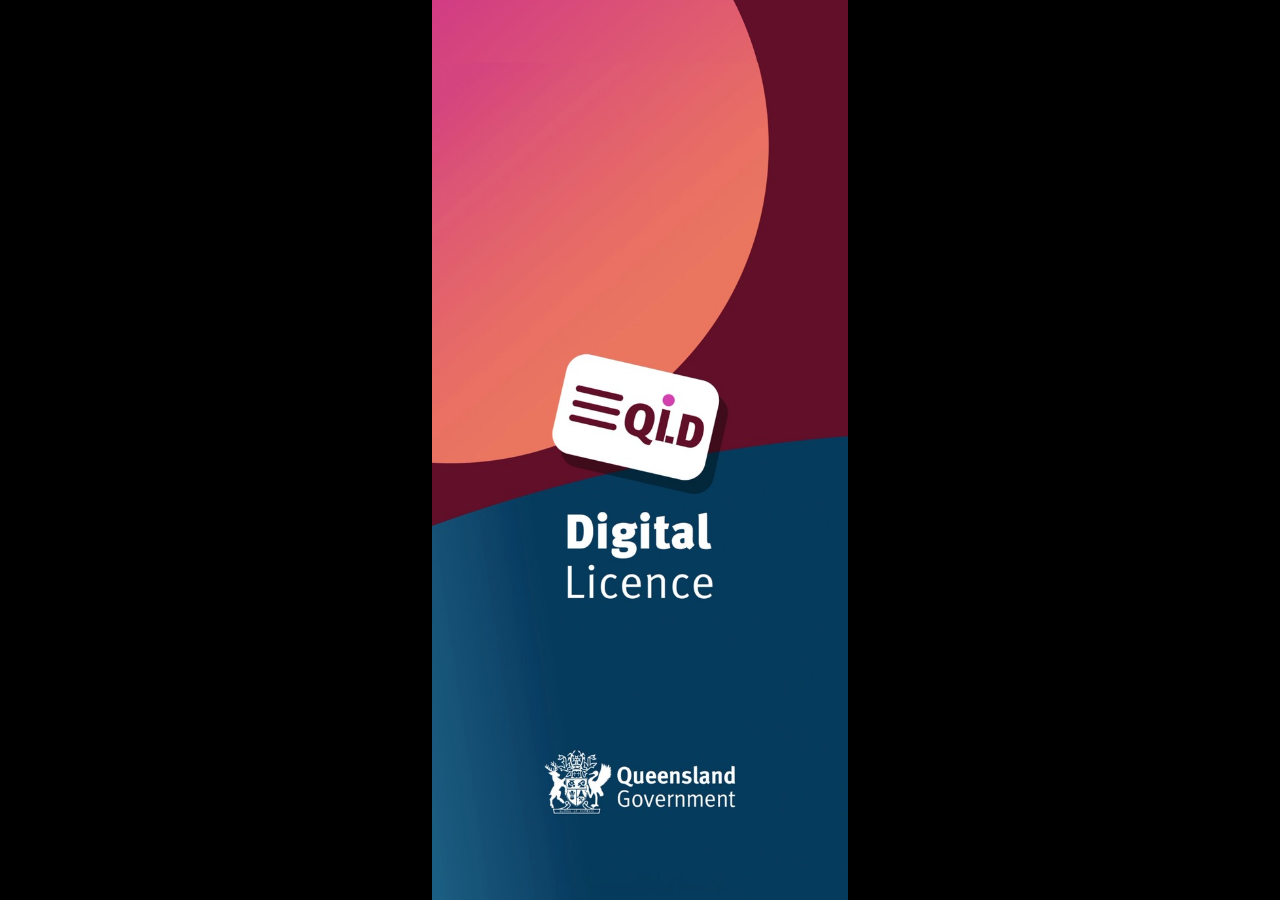
<file: index.html>
<!DOCTYPE html>
<html lang="en-AU">
<head>
<meta charset="utf-8">
<meta name="viewport" content="width=device-width, initial-scale=1, viewport-fit=cover">
<meta name="theme-color" content="#691628">
<meta name="mobile-web-app-capable" content="yes">
<meta name="apple-mobile-web-app-capable" content="yes">
<meta name="apple-mobile-web-app-status-bar-style" content="black-translucent">
<meta name="apple-mobile-web-app-title" content="Digital Licence">
<link rel="apple-touch-icon" href="img/app-icon.png?v=1790763982">
<link rel="icon" type="image/png" href="img/app-icon.png?v=1790763982">
<link rel="manifest" href="manifest.webmanifest">
<title>QLD Digital Licence</title>
<link rel="preconnect" href="https://fonts.googleapis.com">
<link rel="preconnect" href="https://fonts.gstatic.com" crossorigin>
<link rel="stylesheet" href="https://fonts.googleapis.com/css2?family=Roboto:ital,wght@0,100..900;1,100..900&display=swap">
<link rel="stylesheet" href="styles.css?v=1790763982">
</head>
<body>

<div id="app">

  <!-- ══ Splash ══ -->
  <div class="screen" id="splash">
    <img src="img/splash.jpg?v=1790763982" alt="Queensland Digital Licence">
  </div>

  <!-- ══ PIN ══ -->
  <div class="screen" id="pin" hidden>
    <div class="pin-body">
      <svg class="pin-lock" viewBox="0 0 88 120" fill="none" aria-hidden="true">
        <defs>
          <linearGradient id="lockGrad" x1="0" y1="0" x2="1" y2="1">
            <stop offset="0"   stop-color="#5F1049"/>
            <stop offset=".55" stop-color="#8E1A44"/>
            <stop offset="1"   stop-color="#C8455E"/>
          </linearGradient>
        </defs>
        <rect x="4" y="44" width="80" height="72" rx="17" stroke="url(#lockGrad)" stroke-width="8"/>
        <path d="M19 44V30a25 25 0 0 1 50 0v14" stroke="url(#lockGrad)" stroke-width="8" stroke-linecap="round"/>
        <circle cx="44" cy="72" r="10" stroke="url(#lockGrad)" stroke-width="7"/>
        <path d="M44 82v14" stroke="url(#lockGrad)" stroke-width="7" stroke-linecap="round"/>
      </svg>

      <p class="pin-title">Enter your 6 digit PIN</p>
      <p class="pin-status" id="pinStatus">Success</p>

      <div class="pin-dots" id="pinDots">
        <div class="pin-cell"></div><div class="pin-cell"></div><div class="pin-cell"></div>
        <div class="pin-cell"></div><div class="pin-cell"></div><div class="pin-cell"></div>
      </div>

      <p class="pin-reset">Forgot your PIN?<b>RESET</b></p>
    </div>

    <div class="keypad" id="keypad">
      <div class="keypad-grid">
        <div class="key" data-key="1">1</div>
        <div class="key" data-key="2">2</div>
        <div class="key" data-key="3">3</div>
        <div class="key" data-key="4">4</div>
        <div class="key" data-key="5">5</div>
        <div class="key" data-key="6">6</div>
        <div class="key" data-key="7">7</div>
        <div class="key" data-key="8">8</div>
        <div class="key" data-key="9">9</div>
        <div class="key blank"></div>
        <div class="key" data-key="0">0</div>
        <div class="key" data-key="del" aria-label="Delete">
          <svg viewBox="0 0 96 66" fill="none" stroke="#6B1030" stroke-width="6"
               stroke-linecap="round" stroke-linejoin="round">
            <path d="M31 5 5 33l26 28h60V5H31z"/>
            <path d="M50 22l22 22M72 22 50 44"/>
          </svg>
        </div>
      </div>
    </div>
  </div>

  <!-- ══ Loading ══ -->
  <div class="screen" id="loading" hidden>
    <header class="topbar">
      <img class="brand" src="img/qg-lockup.png?v=1790763982" alt="Queensland Government">
      <img class="cog"   src="img/gear.png?v=1790763982" alt="Settings">
    </header>

    <div class="loading-body">
      <p class="loading-text" id="loadingText">Fetching your digital wallet</p>
      <svg class="spinner" viewBox="0 0 122 122" role="status" aria-live="polite" aria-label="Loading">
        <circle cx="61" cy="61" r="54"/>
      </svg>
    </div>

    <nav class="tabbar">
      <svg class="notch" viewBox="0 0 320 40" aria-hidden="true"><path d="M0 37H59.5A155 155 0 0 1 260.5 37H320V40H0Z" fill="#fff"/><path d="M0 37H59.5A155 155 0 0 1 260.5 37H320" fill="none" stroke="#D5D5DA" stroke-width="2"/></svg>
      <div class="tab active" data-go="home"><span class="ico"><img class="t-home" src="img/tab-home.png?v=1790763982" alt=""></span>Home</div>
      <div class="tab" data-go="wallet"><span class="ico"><img class="t-wallet" src="img/tab-wallet.png?v=1790763982" alt=""></span>Wallet</div>
      <div class="tab" data-go="showqr"><span class="ico"><img class="t-qr" src="img/tab-qr.png?v=1790763982" alt=""></span>Show QR</div>
      <div class="tab" data-go="scanqr"><span class="ico"><img class="t-scan" src="img/tab-scan.png?v=1790763982" alt=""></span>Scan QR</div>
      <div class="tab" data-go="messages"><span class="ico"><img class="t-msg" src="img/tab-msg.png?v=1790763982" alt=""></span>Messages</div>
    </nav>
  </div>

  <!-- ══ Home ══ -->
  <div class="screen" id="home" hidden>

    <header class="topbar">
      <img class="brand" src="img/qg-lockup.png?v=1790763982" alt="Queensland Government">
      <img class="cog"   src="img/gear.png?v=1790763982" alt="Settings">
    </header>

    <main class="sheet">
      <h1 class="greeting reveal" data-step="0" id="greeting">Good evening</h1>
      <div class="pull-gap"></div>

      <div class="licence reveal" data-step="1">
        <img class="thumb" src="img/car-tile.jpg?v=1790763982" alt="">
        <span class="name">Driver Licence</span>
        <span class="go"><img src="img/ic-chev.png?v=1790763982" alt=""></span>
      </div>

      <h2 class="section-label reveal" data-step="2">Services</h2>
      <div class="services reveal" data-step="2">
        <div class="service">
          <span class="icon"><img class="ic-qld" src="img/ic-qld.png?v=1790763982" alt=""></span>
          <span class="label">Check registration status</span>
          <img class="out" src="img/ic-ext.png?v=1790763982" alt="Opens in a new window">
        </div>
        <div class="service">
          <span class="icon"><img class="ic-dollar" src="img/ic-dollar.png?v=1790763982" alt=""></span>
          <span class="label">Renew registration</span>
          <img class="out" src="img/ic-ext.png?v=1790763982" alt="Opens in a new window">
        </div>
        <div class="service">
          <span class="icon"><img class="ic-gavel" src="img/ic-gavel.png?v=1790763982" alt=""></span>
          <span class="label">Pay a fine</span>
          <img class="out" src="img/ic-ext.png?v=1790763982" alt="Opens in a new window">
        </div>
        <div class="service">
          <span class="icon"><img class="ic-pin" src="img/ic-pin.png?v=1790763982" alt=""></span>
          <span class="label">Find a Customer Service Centre</span>
          <img class="out" src="img/ic-ext.png?v=1790763982" alt="Opens in a new window">
        </div>
      </div>

      <h2 class="section-label reveal" data-step="3">Learn more about</h2>
      <div class="learn reveal" data-step="2">
        <article class="learn-card"><img class="cover" src="img/card-donatelife.jpg?v=1790763982" alt=""><div class="body"><p class="copy">Register as an organ and tissue donor today</p><div class="foot"><img src="img/ic-ext.png?v=1790763982" alt=""></div></div></article>
        <article class="learn-card"><img class="cover" src="img/card-flood.jpg?v=1790763982" alt=""><div class="body"><p class="copy">Disaster recovery support</p><div class="foot"><img src="img/ic-ext.png?v=1790763982" alt=""></div></div></article>
        <article class="learn-card"><img class="cover" src="img/card-safer.jpg?v=1790763982" alt=""><div class="body"><p class="copy">Making Qld Safer</p><div class="foot"><img src="img/ic-ext.png?v=1790763982" alt=""></div></div></article>
        <article class="learn-card"><img class="cover" src="img/card-sports.jpg?v=1790763982" alt=""><div class="body"><p class="copy">Play on sports vouchers</p><div class="foot"><img src="img/ic-ext.png?v=1790763982" alt=""></div></div></article>
        <article class="learn-card"><img class="cover" src="img/card-home.jpg?v=1790763982" alt=""><div class="body"><p class="copy">A place to call home</p><div class="foot"><img src="img/ic-ext.png?v=1790763982" alt=""></div></div></article>
        <article class="learn-card"><img class="cover" src="img/card-dfv.jpg?v=1790763982" alt=""><div class="body"><p class="copy">Get walking and start talking to help end DFV</p><div class="foot"><img src="img/ic-ext.png?v=1790763982" alt=""></div></div></article>
        <article class="learn-card"><img class="cover" src="img/card-app.jpg?v=1790763982" alt=""><div class="body"><p class="copy">The Digital Licence App</p><div class="foot"><img src="img/ic-ext.png?v=1790763982" alt=""></div></div></article>
      </div>

      <div class="view-all reveal" data-step="3">
        <img class="va-prev" src="img/ic-chev.png?v=1790763982" alt=""><span>VIEW ALL</span>
        <img src="img/ic-chev.png?v=1790763982" alt="">
      </div>

      <img class="promo reveal" data-step="3" src="img/banner-roadrules.jpg?v=1790763982"  alt="Road Rules Refresher">
      <img class="promo reveal" data-step="3" src="img/banner-delivering.jpg?v=1790763982" alt="Delivering for Queensland">
    </main>

    <div class="consent" id="consent" hidden>
      <div class="consent-card" role="dialog" aria-modal="true" aria-labelledby="consentTitle">
        <h2 id="consentTitle">Consent required</h2>
        <p>You are about to share your information with a third party. Do you wish to continue?</p>
        <div class="consent-btns">
          <button type="button" data-consent="no">No</button>
          <button type="button" data-consent="yes">Yes</button>
        </div>
      </div>
    </div>

    <nav class="tabbar">
      <svg class="notch" viewBox="0 0 320 40" aria-hidden="true"><path d="M0 37H59.5A155 155 0 0 1 260.5 37H320V40H0Z" fill="#fff"/><path d="M0 37H59.5A155 155 0 0 1 260.5 37H320" fill="none" stroke="#D5D5DA" stroke-width="2"/></svg>
      <div class="tab active" data-go="home"><span class="ico"><img class="t-home" src="img/tab-home.png?v=1790763982" alt=""></span>Home</div>
      <div class="tab" data-go="wallet"><span class="ico"><img class="t-wallet" src="img/tab-wallet.png?v=1790763982" alt=""></span>Wallet</div>
      <div class="tab" data-go="showqr"><span class="ico"><img class="t-qr" src="img/tab-qr.png?v=1790763982" alt=""></span>Show QR</div>
      <div class="tab" data-go="scanqr"><span class="ico"><img class="t-scan" src="img/tab-scan.png?v=1790763982" alt=""></span>Scan QR</div>
      <div class="tab" data-go="messages"><span class="ico"><img class="t-msg" src="img/tab-msg.png?v=1790763982" alt=""></span>Messages</div>
    </nav>
  </div>


  <!-- ══ Wallet ══ -->
  <div class="screen" id="wallet" hidden>
    <header class="topbar topbar--title"><h1 class="topbar-title">Wallet</h1></header>

    <main class="sheet wallet-sheet">
      <div class="pull-gap"></div>
      <div class="licence">
        <img class="thumb" src="img/car-tile.jpg?v=1790763982" alt="">
        <span class="name">Driver Licence</span>
        <span class="go"><img src="img/ic-chev.png?v=1790763982" alt=""></span>
      </div>
      <button class="add-btn" type="button">ADD
        <svg viewBox="0 0 46 48" aria-hidden="true"><path d="M23 4v40M3 24h40" stroke="#fff" stroke-width="5" stroke-linecap="round" fill="none"/></svg>
      </button>
    </main>

    <nav class="tabbar">
      <svg class="notch" viewBox="0 0 320 40" aria-hidden="true"><path d="M0 37H59.5A155 155 0 0 1 260.5 37H320V40H0Z" fill="#fff"/><path d="M0 37H59.5A155 155 0 0 1 260.5 37H320" fill="none" stroke="#D5D5DA" stroke-width="2"/></svg>
      <div class="tab" data-go="home"><span class="ico"><img class="t-home" src="img/tab-home-off.png?v=1790763982" alt=""></span>Home</div>
      <div class="tab active" data-go="wallet"><span class="ico"><img class="t-wallet" src="img/tab-wallet-on.png?v=1790763982" alt=""></span>Wallet</div>
      <div class="tab" data-go="showqr"><span class="ico"><img class="t-qr" src="img/tab-qr.png?v=1790763982" alt=""></span>Show QR</div>
      <div class="tab" data-go="scanqr"><span class="ico"><img class="t-scan" src="img/tab-scan.png?v=1790763982" alt=""></span>Scan QR</div>
      <div class="tab" data-go="messages"><span class="ico"><img class="t-msg" src="img/tab-msg.png?v=1790763982" alt=""></span>Messages</div>
    </nav>
  </div>


  <!-- ══ Driver Licence (sample data) ══ -->
  <div class="screen" id="licence" hidden>
    <header class="lic-top">
      <button class="lic-back" type="button" data-back>
        <svg viewBox="0 0 22 38" aria-hidden="true"><polyline points="18,3 4,19 18,35" fill="none" stroke="currentColor" stroke-width="4" stroke-linecap="round" stroke-linejoin="round"/></svg>
        Back
      </button>
      <img class="lic-crest" src="img/qg-lockup-dark.png?v=1790763982" alt="Queensland Government">
    </header>

    <img class="lic-watermark" src="img/watermark.png?v=1790763982" alt="" aria-hidden="true">

    <div class="lic-scroll">
    <div class="lic-headband"><h1 class="lic-heading">Driver Licence</h1></div>
    <main class="lic-body">

      <section class="lic-id">
        <img class="lic-photo" src="img/photo.jpg?v=1790763982" alt="">
        <div class="lic-fields">
          <p class="lic-name">DUSHANE SCOTT<br><b>HILL</b></p>
          <p class="lic-key">DoB</p>
          <p class="lic-val">23 MAR 2008</p>
          <p class="lic-key"><u>Licence No.</u><svg class="mini" viewBox="0 0 34 34" aria-hidden="true"><rect x="12" y="4" width="18" height="22" rx="3" fill="none" stroke="currentColor" stroke-width="2.6"/><path d="M8 10v18a2 2 0 0 0 2 2h12" fill="none" stroke="currentColor" stroke-width="2.6" stroke-linecap="round"/></svg></p>
          <p class="lic-val">182284383</p>
        </div>
      </section>

      <p class="lic-refresh">Information was refreshed online:<br><b id="refreshedAt">05 Sep 2026 06:31pm</b></p>

      <div class="lic-rows">
        <div class="lic-group">
          <div class="lic-row"><span class="lic-lbl"><u>Status</u><svg class="info" viewBox="0 0 34 34" aria-hidden="true"><circle cx="17" cy="17" r="15" fill="none" stroke="currentColor" stroke-width="2.6"/><circle cx="17" cy="10" r="2.2" fill="currentColor"/><path d="M17 15v11" stroke="currentColor" stroke-width="2.8" stroke-linecap="round"/></svg></span>
            <span class="lic-v"><span class="pill-current">Current</span></span></div>
        </div>
        <div class="lic-group">
          <div class="lic-row"><span class="lic-lbl">Age</span>
            <span class="lic-v lic-ok">
              <svg viewBox="0 0 40 40" aria-hidden="true"><circle cx="20" cy="20" r="20" fill="#198051"/><path d="M11 20.5l6 6 12-12.5" fill="none" stroke="#fff" stroke-width="4" stroke-linecap="round" stroke-linejoin="round"/></svg>
              Over 18</span></div>
        </div>
        <div class="lic-group">
          <div class="lic-row"><span class="lic-lbl"><u>Class</u><svg class="info" viewBox="0 0 34 34" aria-hidden="true"><circle cx="17" cy="17" r="15" fill="none" stroke="currentColor" stroke-width="2.6"/><circle cx="17" cy="10" r="2.2" fill="currentColor"/><path d="M17 15v11" stroke="currentColor" stroke-width="2.8" stroke-linecap="round"/></svg></span>
            <span class="lic-v">(CA)&nbsp;Automatic Car<img class="lic-car" src="img/lic-car.png?v=1790763982" alt=""></span></div>
          <div class="lic-row"><span class="lic-lbl">Type</span><span class="lic-v">(P1) Provisional P1</span></div>
          <div class="lic-row"><span class="lic-lbl">Expiry</span><span class="lic-v">06 Aug 2031</span></div>
        </div>
        <div class="lic-group">
          <div class="lic-row"><span class="lic-lbl"><u>Conditions</u><svg class="info" viewBox="0 0 34 34" aria-hidden="true"><circle cx="17" cy="17" r="15" fill="none" stroke="currentColor" stroke-width="2.6"/><circle cx="17" cy="10" r="2.2" fill="currentColor"/><path d="M17 15v11" stroke="currentColor" stroke-width="2.8" stroke-linecap="round"/></svg></span><span class="lic-v">-</span></div>
        </div>
        <div class="lic-group">
          <div class="lic-row"><span class="lic-lbl">Address<em>Are your details up<br>to date?</em></span>
            <span class="lic-v">89 FERNBERG RD<br>PADDINGTON<br>QLD 4064<br>AU</span></div>
        </div>
        <div class="lic-group">
          <div class="lic-row"><span class="lic-lbl"><u>Card number</u><svg class="mini" viewBox="0 0 34 34" aria-hidden="true"><rect x="12" y="4" width="18" height="22" rx="3" fill="none" stroke="currentColor" stroke-width="2.6"/><path d="M8 10v18a2 2 0 0 0 2 2h12" fill="none" stroke="currentColor" stroke-width="2.6" stroke-linecap="round"/></svg></span><span class="lic-v">01F20138945</span></div>
        </div>
        <div class="lic-group">
          <div class="lic-row"><span class="lic-lbl"><u>Signature</u>
              <svg class="mini" viewBox="0 0 34 34" aria-hidden="true"><circle cx="15" cy="15" r="10" fill="none" stroke="currentColor" stroke-width="2.6"/><path d="M22 22l8 8" stroke="currentColor" stroke-width="2.8" stroke-linecap="round"/><path d="M11 15h8M15 11v8" stroke="currentColor" stroke-width="2.2" stroke-linecap="round"/></svg></span>
            <span class="lic-v"><svg class="lic-sign" viewBox="0 0 300 90" aria-hidden="true"><path d="M14 66c18-30 30-46 38-48 6-1 5 7 1 18-5 13-13 26-19 33-4 5-6 4-5-2 2-11 12-27 24-38 9-8 14-9 15-4 1 4-2 11-4 16-2 4-1 6 2 5 4-1 9-6 13-11m8 10c8-14 14-22 18-23 4 0 3 6 0 13-2 6-5 11-6 14-1 2 0 3 2 2 4-2 9-8 13-14m4-1c6-11 11-17 15-17 3 0 2 5-1 11-2 5-4 9-4 11-1 2 1 3 3 2 5-2 12-9 18-17" fill="none" stroke="#111" stroke-width="3.4" stroke-linecap="round" stroke-linejoin="round"/></svg></span></div>
        </div>
        <div class="lic-group">
          <div class="lic-row"><span class="lic-lbl">Issuing Country</span><span class="lic-v">AU</span></div>
          <div class="lic-row"><span class="lic-lbl">Issuing Authority</span>
            <span class="lic-v">Queensland Government,<br>Department of Transport<br>and Main Roads</span></div>
        </div>
      </div>

      <button class="share-pdf" type="button">SHARE PDF COPY</button>
    </main>
    </div>

    <nav class="tabbar">
      <svg class="notch" viewBox="0 0 320 40" aria-hidden="true"><path d="M0 37H59.5A155 155 0 0 1 260.5 37H320V40H0Z" fill="#fff"/><path d="M0 37H59.5A155 155 0 0 1 260.5 37H320" fill="none" stroke="#D5D5DA" stroke-width="2"/></svg>
      <div class="tab active" data-go="home"><span class="ico"><img class="t-home" src="img/tab-home.png?v=1790763982" alt=""></span>Home</div>
      <div class="tab" data-go="wallet"><span class="ico"><img class="t-wallet" src="img/tab-wallet.png?v=1790763982" alt=""></span>Wallet</div>
      <div class="tab" data-go="showqr"><span class="ico"><img class="t-qr" src="img/tab-qr.png?v=1790763982" alt=""></span>Show QR</div>
      <div class="tab" data-go="scanqr"><span class="ico"><img class="t-scan" src="img/tab-scan.png?v=1790763982" alt=""></span>Scan QR</div>
      <div class="tab" data-go="messages"><span class="ico"><img class="t-msg" src="img/tab-msg.png?v=1790763982" alt=""></span>Messages</div>
    </nav>
  </div>


  <!-- ══ Show QR ══ -->
  <div class="screen" id="addcred" hidden>
    <header class="topbar topbar--title">
      <button class="lic-back set-back" type="button" data-back>
        <svg viewBox="0 0 22 38" aria-hidden="true"><polyline points="18,3 4,19 18,35" fill="none" stroke="currentColor" stroke-width="4" stroke-linecap="round" stroke-linejoin="round"/></svg>
        Back
      </button>
      <h1 class="topbar-title">Add Credentials</h1>
    </header>
    <main class="sheet addcred-sheet">
      <h2 class="addcred-copy">Select an available credential to add to your wallet</h2>
      <div class="v-list">
        <div class="v-row"><img class="v-tile" src="img/tile-qbcc.png?v=1790763982" alt=""><span class="v-name">QBCC Licences</span><svg class="v-add" viewBox="0 0 40 40" aria-hidden="true"><circle cx="20" cy="20" r="18.5" fill="none" stroke="#1B8A5A" stroke-width="3"/><path d="M20 11v18M11 20h18" stroke="#1B8A5A" stroke-width="3" stroke-linecap="round"/></svg></div>
      </div>
    </main>
    <nav class="tabbar">
      <svg class="notch" viewBox="0 0 320 40" aria-hidden="true"><path d="M0 37H59.5A155 155 0 0 1 260.5 37H320V40H0Z" fill="#fff"/><path d="M0 37H59.5A155 155 0 0 1 260.5 37H320" fill="none" stroke="#D5D5DA" stroke-width="2"/></svg>
      <div class="tab" data-go="home"><span class="ico"><img class="t-home" src="img/tab-home-off.png?v=1790763982" alt=""></span>Home</div>
      <div class="tab active" data-go="wallet"><span class="ico"><img class="t-wallet" src="img/tab-wallet-on.png?v=1790763982" alt=""></span>Wallet</div>
      <div class="tab" data-go="showqr"><span class="ico"><img class="t-qr" src="img/tab-qr.png?v=1790763982" alt=""></span>Show QR</div>
      <div class="tab" data-go="scanqr"><span class="ico"><img class="t-scan" src="img/tab-scan.png?v=1790763982" alt=""></span>Scan QR</div>
      <div class="tab" data-go="messages"><span class="ico"><img class="t-msg" src="img/tab-msg.png?v=1790763982" alt=""></span>Messages</div>
    </nav>
  </div>

  <div class="screen" id="showqr" hidden>
    <header class="topbar topbar--plain"></header>
    <main class="sheet plain-sheet">
      <svg class="spinner qr-spin" viewBox="0 0 122 122" role="status" aria-label="Generating QR code"><circle cx="61" cy="61" r="54"/></svg>
      <div class="qr-content" hidden>
        <h2 class="qr-title">Show this QR Code to share your details</h2>
        <img class="qr-photo" src="img/photo.jpg?v=1790763982" alt="">
        <img class="qr-code" alt="QR code">
      </div>
    </main>
    <nav class="tabbar">
      <svg class="notch" viewBox="0 0 320 40" aria-hidden="true"><path d="M0 37H59.5A155 155 0 0 1 260.5 37H320V40H0Z" fill="#fff"/><path d="M0 37H59.5A155 155 0 0 1 260.5 37H320" fill="none" stroke="#D5D5DA" stroke-width="2"/></svg>
      <div class="tab" data-go="home"><span class="ico"><img class="t-home" src="img/tab-home-off.png?v=1790763982" alt=""></span>Home</div>
      <div class="tab" data-go="wallet"><span class="ico"><img class="t-wallet" src="img/tab-wallet.png?v=1790763982" alt=""></span>Wallet</div>
      <div class="tab active" data-go="showqr"><span class="ico"><img class="t-qr" src="img/tab-qr-on.png?v=1790763982" alt=""></span>Show QR</div>
      <div class="tab" data-go="scanqr"><span class="ico"><img class="t-scan" src="img/tab-scan.png?v=1790763982" alt=""></span>Scan QR</div>
      <div class="tab" data-go="messages"><span class="ico"><img class="t-msg" src="img/tab-msg.png?v=1790763982" alt=""></span>Messages</div>
    </nav>
  </div>

  <!-- ══ Scan QR ══ -->
  <div class="screen" id="scanqr" hidden>
    <div class="scroll-wrap">
    <header class="topbar topbar--title"><h1 class="topbar-title">Scan QR</h1></header>
    <main class="sheet">
      <h2 class="verify-title">Select what you need to verify</h2>
      <h3 class="section-label">Favourites</h3>
      <div class="v-list"><div class="v-row v-row--plain">
        <svg class="v-plus" viewBox="0 0 40 40" fill="none" stroke="#7B1040" stroke-width="2.6"><circle cx="20" cy="20" r="17"/><path d="M20 12v16M12 20h16" stroke-linecap="round"/></svg>
        <span class="v-name">Add Favourites</span></div></div>
      <h3 class="section-label">Identity and age</h3>
      <div class="v-list">
        <div class="v-row"><img class="v-tile" src="img/tile-photo-id.png?v=1790763982" alt=""><span class="v-name">Photo Identification</span><img class="v-go" src="img/ic-chev.png?v=1790763982" alt=""></div>
        <div class="v-row"><img class="v-tile" src="img/tile-age-18.png?v=1790763982" alt=""><span class="v-name">Someone is 18+</span><img class="v-go" src="img/ic-chev.png?v=1790763982" alt=""></div>
        <div class="v-row"><img class="v-tile" src="img/tile-someones-id.png?v=1790763982" alt=""><span class="v-name">Someone&#39;s identity</span><img class="v-go" src="img/ic-chev.png?v=1790763982" alt=""></div>
      </div>
      <h3 class="section-label">Transport</h3>
      <div class="v-list">
        <div class="v-row"><img class="v-tile" src="img/tile-driver-licence.png?v=1790763982" alt=""><span class="v-name">Driver Licence</span><img class="v-go" src="img/ic-chev.png?v=1790763982" alt=""></div>
        <div class="v-row"><img class="v-tile" src="img/tile-marine-licence.png?v=1790763982" alt=""><span class="v-name">Marine Licence</span><img class="v-go" src="img/ic-chev.png?v=1790763982" alt=""></div>
      </div>
      <h3 class="section-label">Industry Authorities</h3>
      <div class="v-list">
        <div class="v-row"><img class="v-tile" src="img/tile-dangerous-goods.png?v=1790763982" alt=""><span class="v-name">Dangerous Goods Driver Licence</span><img class="v-go" src="img/ic-chev.png?v=1790763982" alt=""></div>
        <div class="v-row"><img class="v-tile" src="img/tile-driver-auth.png?v=1790763982" alt=""><span class="v-name">Driver Authorisation</span><img class="v-go" src="img/ic-chev.png?v=1790763982" alt=""></div>
        <div class="v-row"><img class="v-tile" src="img/tile-driver-trainer.png?v=1790763982" alt=""><span class="v-name">Driver Trainer Accreditation</span><img class="v-go" src="img/ic-chev.png?v=1790763982" alt=""></div>
        <div class="v-row"><img class="v-tile" src="img/tile-pilot-escort.png?v=1790763982" alt=""><span class="v-name">Pilot/Escort Accreditation</span><img class="v-go" src="img/ic-chev.png?v=1790763982" alt=""></div>
        <div class="v-row"><img class="v-tile" src="img/tile-tow-assistant.png?v=1790763982" alt=""><span class="v-name">Tow Truck Assistant Accreditation</span><img class="v-go" src="img/ic-chev.png?v=1790763982" alt=""></div>
        <div class="v-row"><img class="v-tile" src="img/tile-tow-driver.png?v=1790763982" alt=""><span class="v-name">Tow Truck Driver Accreditation</span><img class="v-go" src="img/ic-chev.png?v=1790763982" alt=""></div>
        <div class="v-row"><img class="v-tile" src="img/tile-traffic-ctrl.png?v=1790763982" alt=""><span class="v-name">Traffic Controller Accreditation</span><img class="v-go" src="img/ic-chev.png?v=1790763982" alt=""></div>
      </div>
      <h3 class="section-label">Construction</h3>
      <div class="v-list">
        <div class="v-row"><img class="v-tile" src="img/qbcc-cert.png?v=1790763982" alt=""><span class="v-name">QBCC Building Certifier Licence</span><img class="v-go" src="img/ic-chev.png?v=1790763982" alt=""></div>
        <div class="v-row"><img class="v-tile" src="img/qbcc-contractor.png?v=1790763982" alt=""><span class="v-name">QBCC Contractor Licence</span><img class="v-go" src="img/ic-chev.png?v=1790763982" alt=""></div>
        <div class="v-row"><img class="v-tile" src="img/qbcc-fire.png?v=1790763982" alt=""><span class="v-name">QBCC Fire Occupational Licence</span><img class="v-go" src="img/ic-chev.png?v=1790763982" alt=""></div>
        <div class="v-row"><img class="v-tile" src="img/qbcc-mech.png?v=1790763982" alt=""><span class="v-name">QBCC Mechanical Services Occupational Licence</span><img class="v-go" src="img/ic-chev.png?v=1790763982" alt=""></div>
        <div class="v-row"><img class="v-tile" src="img/qbcc-nominee.png?v=1790763982" alt=""><span class="v-name">QBCC Nominee Supervisor Licence</span><img class="v-go" src="img/ic-chev.png?v=1790763982" alt=""></div>
        <div class="v-row"><img class="v-tile" src="img/qbcc-plumb-occ.png?v=1790763982" alt=""><span class="v-name">QBCC Plumber and Drainer Occupational Licence</span><img class="v-go" src="img/ic-chev.png?v=1790763982" alt=""></div>
        <div class="v-row"><img class="v-tile" src="img/qbcc-plumb-prov.png?v=1790763982" alt=""><span class="v-name">QBCC Plumber and Drainer Provisional Licence</span><img class="v-go" src="img/ic-chev.png?v=1790763982" alt=""></div>
        <div class="v-row"><img class="v-tile" src="img/qbcc-pool.png?v=1790763982" alt=""><span class="v-name">QBCC Pool Safety Inspector Licence</span><img class="v-go" src="img/ic-chev.png?v=1790763982" alt=""></div>
        <div class="v-row"><img class="v-tile" src="img/qbcc-site.png?v=1790763982" alt=""><span class="v-name">QBCC Site Supervisor Licence</span><img class="v-go" src="img/ic-chev.png?v=1790763982" alt=""></div>
      </div>
    </main>
    </div>

    <nav class="tabbar">
      <svg class="notch" viewBox="0 0 320 40" aria-hidden="true"><path d="M0 37H59.5A155 155 0 0 1 260.5 37H320V40H0Z" fill="#fff"/><path d="M0 37H59.5A155 155 0 0 1 260.5 37H320" fill="none" stroke="#D5D5DA" stroke-width="2"/></svg>
      <div class="tab" data-go="home"><span class="ico"><img class="t-home" src="img/tab-home-off.png?v=1790763982" alt=""></span>Home</div>
      <div class="tab" data-go="wallet"><span class="ico"><img class="t-wallet" src="img/tab-wallet.png?v=1790763982" alt=""></span>Wallet</div>
      <div class="tab" data-go="showqr"><span class="ico"><img class="t-qr" src="img/tab-qr.png?v=1790763982" alt=""></span>Show QR</div>
      <div class="tab active" data-go="scanqr"><span class="ico"><img class="t-scan" src="img/tab-scan-on.png?v=1790763982" alt=""></span>Scan QR</div>
      <div class="tab" data-go="messages"><span class="ico"><img class="t-msg" src="img/tab-msg.png?v=1790763982" alt=""></span>Messages</div>
    </nav>
  </div>

  <!-- ══ Messages ══ -->
  <div class="screen" id="messages" hidden>
    <header class="topbar topbar--title"><h1 class="topbar-title">Messages</h1></header>
    <main class="sheet plain-sheet">
      <h2 class="inbox-title">Your inbox is empty</h2>
      <img class="inbox-art" src="img/inbox-art.png?v=1790763982" alt="">
      <p class="inbox-sub">You don&#39;t have any messages.</p>
    </main>
    <nav class="tabbar">
      <svg class="notch" viewBox="0 0 320 40" aria-hidden="true"><path d="M0 37H59.5A155 155 0 0 1 260.5 37H320V40H0Z" fill="#fff"/><path d="M0 37H59.5A155 155 0 0 1 260.5 37H320" fill="none" stroke="#D5D5DA" stroke-width="2"/></svg>
      <div class="tab" data-go="home"><span class="ico"><img class="t-home" src="img/tab-home-off.png?v=1790763982" alt=""></span>Home</div>
      <div class="tab" data-go="wallet"><span class="ico"><img class="t-wallet" src="img/tab-wallet.png?v=1790763982" alt=""></span>Wallet</div>
      <div class="tab" data-go="showqr"><span class="ico"><img class="t-qr" src="img/tab-qr.png?v=1790763982" alt=""></span>Show QR</div>
      <div class="tab" data-go="scanqr"><span class="ico"><img class="t-scan" src="img/tab-scan.png?v=1790763982" alt=""></span>Scan QR</div>
      <div class="tab active" data-go="messages"><span class="ico"><img class="t-msg" src="img/tab-msg-on.png?v=1790763982" alt=""></span>Messages</div>
    </nav>
  </div>

  <!-- ══ Settings ══ -->
  <div class="screen" id="settings" hidden>
    <div class="scroll-wrap">
    <header class="topbar topbar--title">
      <button class="lic-back set-back" type="button" data-back>
        <svg viewBox="0 0 22 38" aria-hidden="true"><polyline points="18,3 4,19 18,35" fill="none" stroke="currentColor" stroke-width="4" stroke-linecap="round" stroke-linejoin="round"/></svg>
        Back
      </button>
      <h1 class="topbar-title">Settings</h1>
    </header>
    <main class="sheet">
      <h3 class="section-label set-label">App</h3>
      <div class="set-list">
        <div class="set-row"><img class="set-ic set-fingerprint" src="img/set-fingerprint.png?v=1790763982" alt=""><span class="set-name">Change PIN</span><img class="v-go" src="img/ic-chev.png?v=1790763982" alt=""></div>
        <div class="set-row"><img class="set-ic set-faceid" src="img/set-faceid.png?v=1790763982" alt=""><span class="set-name">Enable Face ID</span><span class="toggle" role="switch" aria-checked="false"><span></span></span></div>
        <div class="set-row"><img class="set-ic set-clock" src="img/set-clock.png?v=1790763982" alt=""><span class="set-name">Auto lock time</span><span class="set-val">3 minutes</span><img class="v-go" src="img/ic-chev.png?v=1790763982" alt=""></div>
      </div>
      <div class="set-list">
        <div class="set-row"><img class="set-ic set-cursor" src="img/set-cursor.png?v=1790763982" alt=""><span class="set-name">Access TMR Online Services</span><img class="v-go set-ext" src="img/ic-ext.png?v=1790763982" alt=""></div>
      </div>
      <div class="set-list">
        <div class="set-row"><img class="set-ic set-globe" src="img/set-globe.png?v=1790763982" alt=""><span class="set-name">International driving classes</span><img class="v-go" src="img/ic-chev.png?v=1790763982" alt=""></div>
      </div>
      <div class="set-list">
        <div class="set-row"><img class="set-ic set-doc" src="img/set-doc.png?v=1790763982" alt=""><span class="set-name">Terms &amp; Conditions</span><img class="v-go" src="img/ic-chev.png?v=1790763982" alt=""></div>
      </div>
      <div class="set-list">
        <div class="set-row"><img class="set-ic set-logout" src="img/set-logout.png?v=1790763982" alt=""><span class="set-name">Log out</span></div>
      </div>
      <div class="set-list">
        <div class="set-row"><img class="set-ic set-reset" src="img/set-reset.png?v=1790763982" alt=""><span class="set-name">Securely reset Digital Licence</span></div>
      </div>
      <p class="set-note">Resetting your app will restore it to its original state as when first downloaded. You will need to login with your Queensland Digital Identity again to access your Digital Licence.</p>
      <h3 class="set-heading">Queensland Digital Identity</h3>
      <div class="set-list set-list--last">
        <div class="set-row set-row--tall"><img class="set-ic set-delete" src="img/set-delete.png?v=1790763982" alt=""><span class="set-name">Request to delete my Queensland Digital Identity</span><img class="v-go set-ext" src="img/ic-ext.png?v=1790763982" alt=""></div>
      </div>
      <button class="feedback-btn" type="button">GIVE US YOUR FEEDBACK</button>
      <img class="set-logo" src="img/qg-lockup-dark.png?v=1790763982" alt="Queensland Government">
      <p class="set-copy">Queensland Digital Licence</p>
      <p class="set-copy set-copy2">Copyright&#169; State of Queensland 2026</p>
      <p class="set-version">Version No. 3.24.0 (12323)</p>
    </main>
    </div>

    <nav class="tabbar">
      <svg class="notch" viewBox="0 0 320 40" aria-hidden="true"><path d="M0 37H59.5A155 155 0 0 1 260.5 37H320V40H0Z" fill="#fff"/><path d="M0 37H59.5A155 155 0 0 1 260.5 37H320" fill="none" stroke="#D5D5DA" stroke-width="2"/></svg>
      <div class="tab active" data-go="home"><span class="ico"><img class="t-home" src="img/tab-home.png?v=1790763982" alt=""></span>Home</div>
      <div class="tab" data-go="wallet"><span class="ico"><img class="t-wallet" src="img/tab-wallet.png?v=1790763982" alt=""></span>Wallet</div>
      <div class="tab" data-go="showqr"><span class="ico"><img class="t-qr" src="img/tab-qr.png?v=1790763982" alt=""></span>Show QR</div>
      <div class="tab" data-go="scanqr"><span class="ico"><img class="t-scan" src="img/tab-scan.png?v=1790763982" alt=""></span>Scan QR</div>
      <div class="tab" data-go="messages"><span class="ico"><img class="t-msg" src="img/tab-msg.png?v=1790763982" alt=""></span>Messages</div>
    </nav>
  </div>

</div>



<script src="app.js?v=1790763982"></script>
</body>
</html>
</file>
<file: styles.css>
/* ============================================================
   QLD Digital Licence
   Layout measured from 1284 x 2778 screenshots (iPhone @3x).
   Timings measured from the screen recording (43 fps).
   ============================================================ */

*, *::before, *::after { box-sizing: border-box; margin: 0; padding: 0; }

:root {
  --maroon:      #7A1028;
  --maroon-deep: #691628;
  --sheet:       #E1E0E6;
  --card:        #FFFFFF;
  --ink:         #000000;
  --ink-soft:    #505050;
  --pin-ink:     #661B53;
  --pin-dot:     #661B53;
  --success:     #198051;
  --pad-grey:    #F7F5F6;
  --hair:        #DDDDE0;
  --tab-off:     #505050;
}

body {
  background: #000;
  height: 100vh;
  overflow: hidden;
  display: flex;
  justify-content: center;
  font-family: 'Roboto', -apple-system, BlinkMacSystemFont, 'Helvetica Neue', Arial, sans-serif;
}

#app {
  position: relative;
  width: min(100vw, calc(100vh * 1284 / 2778));
  height: 100vh;
  overflow: hidden;
  --u: calc(min(100vw, 100vh * 1284 / 2778) / 1284);
  --v: calc(100vh / 2778);
}

/* Screens cut hard between states, exactly as the app does */
.screen { position: absolute; inset: 0; overflow: hidden; }
.screen[hidden] { display: none !important; }

/* ───────────────── Splash ───────────────── */
#splash { z-index: 40; background: #0C3A5E; }
#splash img { width: 100%; height: 100%; object-fit: cover; object-position: center; display: block; }

/* ───────────────── PIN ───────────────── */
#pin { z-index: 30; background: #fff; display: flex; flex-direction: column; }

.pin-body { flex: 1; display: flex; flex-direction: column; align-items: center;
            padding-top: calc(186 * var(--v)); }
.pin-lock  { width: calc(88*var(--u)); height: calc(120*var(--u)); }
.pin-title { font-size: calc(60*var(--u)); color: var(--pin-ink); margin-top: calc(109 * var(--v)); }

/* Always in flow so the dots never shift when it appears */
.pin-status {
  font-size: calc(44*var(--u)); color: var(--success);
  margin-top: calc(117 * var(--v));
  visibility: hidden; opacity: 0;
}
.pin-status.show { visibility: visible; opacity: 1; }

.pin-dots { display: flex; gap: calc(14*var(--u)); margin-top: calc(65 * var(--v)); }
.pin-cell {
  width: calc(121*var(--u)); height: calc(151*var(--u));
  border: calc(7*var(--u)) solid var(--pin-ink);
  border-radius: calc(22*var(--u));
  display: flex; align-items: center; justify-content: center;
}
.pin-cell.revealed {
  font-size: calc(127*var(--u)); font-weight: 400; color: var(--pin-ink);
  line-height: 1;
}
.pin-cell.filled { border-color: transparent; }
.pin-cell.filled::after {
  content: ''; width: calc(46*var(--u)); height: calc(46*var(--u));
  background: var(--pin-dot); border-radius: 50%;
}
.pin-dots.verified .pin-cell.filled::after { background: var(--success); }

.pin-reset { font-size: calc(42*var(--u)); color: var(--ink-soft); margin-top: calc(131 * var(--v)); }
.pin-reset b { color: #5D1928; font-weight: 700;
               letter-spacing: calc(2*var(--u)); margin-left: calc(24*var(--u)); }

.keypad {
  flex-shrink: 0; background: var(--pad-grey);
  border-top: calc(2*var(--u)) solid var(--hair);
  padding: calc(46*var(--v)) calc(72*var(--u)) 0;
  padding-bottom: max(calc(104 * var(--v)), env(safe-area-inset-bottom));
}
.keypad-grid { display: grid; grid-template-columns: repeat(3, 1fr); }
.key {
  height: calc(177 * var(--v));
  display: flex; align-items: center; justify-content: center;
  font-size: calc(127*var(--u)); font-weight: 400; color: var(--maroon-deep);
  cursor: pointer; user-select: none; -webkit-tap-highlight-color: transparent;
  border-radius: calc(20*var(--u));
  transition: background .06s ease, color .2s ease;
}
.key { position: relative; overflow: hidden; touch-action: manipulation; }
.key.pressed { background: rgba(107,16,48,.10); }
.key .ripple {
  position: absolute; border-radius: 50%;
  background: rgba(107,16,48,.22);
  pointer-events: none;
  transform: translate(-50%,-50%) scale(0);
  animation: key-ripple .45s cubic-bezier(.2,.6,.35,1) forwards;
}
@keyframes key-ripple {
  to { transform: translate(-50%,-50%) scale(1); opacity: 0; }
}
.key.blank  { pointer-events: none; }
.key svg    { width: calc(96*var(--u)); height: calc(66*var(--u)); }
.keypad.locked .key { color: #B8B8B8; pointer-events: none; }
.keypad.locked .key svg { stroke: #B8B8B8; }

/* ───────── Shell shared by loading + home ───────── */
.topbar {
  flex-shrink: 0;
  background:
    linear-gradient(158deg, rgb(105,22,40) 0 41.5%, rgba(105,22,40,0) 42.7%),
    linear-gradient(90deg, rgb(102,23,38) 0%, rgb(151,36,62) 100%);
  display: flex; align-items: center; justify-content: space-between;
  padding: calc(169*var(--v)) calc(94*var(--u)) calc(57*var(--v)) calc(56*var(--u));
}
.topbar .brand { width: calc(394*var(--u)); height: calc(134*var(--u)); display: block; flex: none; }
.topbar .cog   { width: calc(76*var(--u));  height: calc(80*var(--u)); display: block; flex: none;
                 position: relative; top: calc(-8*var(--v)); }

.tabbar {
  position: relative; flex-shrink: 0; display: flex;
  background: #fff; border-top: calc(2*var(--u)) solid #D5D5DA;
}
.tabbar .notch {
  position: absolute; left: 50%; transform: translateX(-50%);
  top: calc(-37 * var(--u));
  width: calc(320*var(--u)); height: calc(40*var(--u));
  display: block; overflow: visible;
}
.tab {
  position: relative;
  flex: 1; display: flex; flex-direction: column; align-items: center;
  gap: calc(24*var(--v));
  padding: calc(18*var(--v)) 0 max(calc(128*var(--v)), env(safe-area-inset-bottom));
  font-size: calc(42*var(--u)); color: var(--tab-off);
  cursor: pointer; -webkit-tap-highlight-color: transparent;
}
.tab .ico { height: calc(91*var(--u)); display: flex; align-items: flex-end; justify-content: center; }
.tab .ico img { display: block; width: auto; }
.t-home   { height: calc(72*var(--u)); margin-bottom: calc(-4*var(--u)); }
.t-wallet { height: calc(60*var(--u)); margin-bottom: calc(2*var(--u)); }
.t-qr     { height: calc(93*var(--u)); margin-bottom: calc(2*var(--u)); }
.t-scan   { height: calc(62*var(--u)); margin-bottom: calc(1*var(--u)); }
.t-msg    { height: calc(56*var(--u)); margin-bottom: calc(4*var(--u)); }
.tab.active { color: var(--maroon-deep); }

/* ───────────────── Loading ───────────────── */
#loading { z-index: 20; background: #5A0A23; display: flex; flex-direction: column; }

.loading-body {
  flex: 1; background: var(--sheet);
  border-radius: calc(46*var(--u)) calc(46*var(--u)) 0 0;
  display: flex; flex-direction: column; align-items: center;
  padding-top: calc(951 * var(--v));
}
.loading-text {
  font-size: calc(66*var(--u)); color: var(--ink); text-align: center;
  padding: 0 calc(70*var(--u));
}
.spinner {
  width: calc(122*var(--u)); height: calc(122*var(--u));
  margin-top: calc(189 * var(--v));
  animation: spinner-rotate 2s linear infinite;
}
.spinner circle {
  fill: none;
  stroke: #620F29;
  stroke-width: 7;
  stroke-linecap: round;
  transform-origin: 50% 50%;
  animation: spinner-dash 1.9s ease-in-out infinite;
}
@keyframes spinner-rotate { to { transform: rotate(360deg); } }
@keyframes spinner-dash {
  0%   { stroke-dasharray: 10 330; stroke-dashoffset: 0; }
  50%  { stroke-dasharray: 250 90; stroke-dashoffset: -55; }
  100% { stroke-dasharray: 10 330; stroke-dashoffset: -339; }
}

/* ───────────────── Home ───────────────── */
#home { z-index: 10; background: linear-gradient(90deg, #691628 0%, #94223C 100%); display: flex; flex-direction: column; }

.sheet {
  flex: 1; background: var(--sheet);
  border-radius: calc(46*var(--u)) calc(46*var(--u)) 0 0;
  /* the app squares the sheet off against the header the instant you scroll,
     and rounds it again at the very top — measured as a one-frame switch */
  transition: border-radius 0s;
  overflow-y: auto; scrollbar-width: none;
  padding: calc(66*var(--v)) calc(75*var(--u)) calc(90*var(--v));
}
.sheet::-webkit-scrollbar { display: none; }
.sheet.docked { border-radius: 0; }

/* Sections land in sequence, matching the order and gaps in the recording */
.reveal { opacity: 0; transform: translateY(calc(14*var(--u))); }
.reveal.in { animation: reveal-in .16s ease-out forwards; }
@keyframes reveal-in { to { opacity: 1; transform: none; } }

.greeting {
  font-size: calc(85*var(--u)); font-weight: 400; color: var(--ink);
  margin-bottom: calc(53 * var(--v));
}

.licence {
  display: flex; align-items: stretch; overflow: hidden;
  background: var(--card); border-radius: calc(20*var(--u));
  height: calc(168*var(--u)); cursor: pointer; margin-bottom: calc(97 * var(--v));
}
.licence .thumb { width: calc(166*var(--u)); height: 100%; object-fit: cover; display: block; flex-shrink: 0; }
.licence .name  { flex: 1; display: flex; align-items: center; padding-left: calc(32*var(--u));
                  font-size: calc(61*var(--u)); color: var(--ink); }
.licence .go    { display: flex; align-items: center; padding-right: calc(35*var(--u)); }
.licence .go img{ width: calc(26*var(--u)); height: calc(40*var(--u)); }

.section-label { font-size: calc(55*var(--u)); font-weight: 400; color: var(--ink-soft);
                 margin-bottom: calc(24 * var(--v)); }

.services { display: flex; flex-direction: column; gap: calc(7*var(--u)); margin-bottom: calc(92 * var(--v)); }
.service {
  background: var(--card); height: calc(144*var(--u));
  display: flex; align-items: center;
  padding: 0 calc(28*var(--u)) 0 calc(26*var(--u)); cursor: pointer;
}
.services .service:first-child { border-radius: calc(20*var(--u)) calc(20*var(--u)) 0 0; }
.services .service:last-child  { border-radius: 0 0 calc(20*var(--u)) calc(20*var(--u)); }
.service .icon  { width: calc(68*var(--u)); display: flex; align-items: center; justify-content: center; flex-shrink: 0; }
.service .label { flex: 1; font-size: calc(55*var(--u)); color: var(--ink);
                  padding-left: calc(61*var(--u)); }
.service .out   { width: calc(42*var(--u)); height: calc(42*var(--u)); flex-shrink: 0; }
.ic-qld    { width: calc(76*var(--u)); height: calc(49*var(--u)); }
.ic-dollar { width: calc(38*var(--u)); height: calc(62*var(--u)); }
.ic-gavel  { width: calc(62*var(--u)); height: calc(62*var(--u)); }
.ic-pin    { width: calc(54*var(--u)); height: calc(67*var(--u)); }

.learn { display: flex; gap: calc(22*var(--u)); overflow-x: auto; scrollbar-width: none;
         margin-bottom: calc(67 * var(--v)); }
.learn::-webkit-scrollbar { display: none; }
.learn-card {
  flex: 0 0 auto; width: calc(542*var(--u));
  background: var(--card); border-radius: calc(20*var(--u));
  overflow: hidden; cursor: pointer; display: flex; flex-direction: column;
}
.learn-card img.cover { width: 100%; height: calc(341*var(--u)); object-fit: cover; display: block; }
.learn-card .body { flex: 1; display: flex; flex-direction: column;
                    padding: calc(31*var(--u)) calc(21*var(--u)) calc(14*var(--u)) calc(30*var(--u)); }
.learn-card .copy { flex: 1; font-size: calc(55*var(--u)); line-height: calc(65*var(--u));
                    max-width: calc(385*var(--u)); color: var(--ink); }
.learn-card .foot { display: flex; justify-content: flex-end; margin-top: calc(-23*var(--u)); }
.learn-card .foot img { width: calc(42*var(--u)); height: calc(42*var(--u)); }

.view-all { position: relative; display: flex; align-items: center; justify-content: center;
            margin-bottom: calc(103 * var(--v)); }
.view-all span { font-size: calc(49*var(--u)); font-weight: 700; color: #505050; letter-spacing: calc(4*var(--u)); }
.view-all img  { position: absolute; right: calc(16*var(--u)); width: calc(26*var(--u)); height: calc(40*var(--u)); }
.view-all .va-prev { left: calc(16*var(--u)); right: auto; transform: scaleX(-1);
                     visibility: hidden; }
.view-all.has-prev .va-prev { visibility: visible; }
.view-all.at-end img:not(.va-prev) { visibility: hidden; }

.promo { display: block; width: 100%; border-radius: calc(20*var(--u)); margin-bottom: calc(24*var(--v)); }
.promo:last-of-type { margin-bottom: 0; }

@media (prefers-reduced-motion: reduce) {
  .key .ripple { display: none; }
  .lic-watermark { animation: none; }
  .spinner, .spinner circle { animation-duration: 6s; }
  .reveal, .reveal.in { animation: none; opacity: 1; transform: none; }
  .key { transition: none; }
}

/* ───────────────── Wallet ───────────────── */
#wallet { z-index: 15; background: linear-gradient(90deg, #691628 0%, #94223C 100%); display: flex; flex-direction: column; }

.topbar--title {
  justify-content: center;
  padding: calc(202*var(--v)) calc(56*var(--u)) calc(25*var(--v));
}
.topbar-title {
  color: #fff; font-size: calc(59*var(--u)); font-weight: 400;
  line-height: calc(134*var(--u));
}

.wallet-sheet { position: relative; overflow: hidden; padding-top: calc(90*var(--v)); }

.add-btn {
  position: absolute;
  right: calc(61*var(--u));
  bottom: calc(104*var(--v));
  height: calc(119*var(--u));
  padding: 0 calc(50*var(--u));
  display: flex; align-items: center; gap: calc(36*var(--u));
  background: var(--maroon-deep);
  color: #fff; font-family: inherit;
  font-size: calc(48*var(--u)); font-weight: 700; letter-spacing: calc(2*var(--u));
  border: 0; border-radius: calc(60*var(--u));
  box-shadow: 0 calc(10*var(--u)) calc(26*var(--u)) rgba(60,6,22,.32);
  cursor: pointer; -webkit-tap-highlight-color: transparent;
}
.add-btn svg { width: calc(46*var(--u)); height: calc(48*var(--u)); display: block; }
.add-btn:active { filter: brightness(1.12); }

/* ───────────── Driver Licence detail ─────────────
   Layout measured from the recording; the content is sample data. */
#licence { z-index: 25; background: linear-gradient(90deg, #E7A356 0%, #F5D17F 100%); display: flex; flex-direction: column; }

.lic-top {
  flex-shrink: 0; position: relative; z-index: 3; height: calc(442*var(--v));
  background:
    linear-gradient(163deg, rgb(231,164,86) 0 37%, rgba(231,164,86,0) 39.5%),
    linear-gradient(90deg, rgb(231,163,86) 0%, rgb(245,209,126) 100%);
  background-size: calc(1284*var(--u)) calc(568*var(--v));
}
/* The 126 units below the bar scroll away with the content, exactly as the app
   does: "Back" and the crest stay put while "Driver Licence" slides under them. */
/* NOTE: no -webkit-overflow-scrolling here. On iOS it creates a stacking
   context, which trapped the licence content inside the scroller and made the
   watermark paint over all the text (desktop ignores the property, so it only
   showed on the phone). Momentum scrolling is the default since iOS 13. */
.lic-scroll {
  flex: 1; overflow-y: auto; scrollbar-width: none;
  overscroll-behavior: contain;
}
.lic-scroll::-webkit-scrollbar { display: none; }
.lic-headband {
  position: relative; height: calc(126*var(--v));
  background:
    linear-gradient(163deg, rgb(231,164,86) 0 37%, rgba(231,164,86,0) 39.5%),
    linear-gradient(90deg, rgb(231,163,86) 0%, rgb(245,209,126) 100%);
  background-size: calc(1284*var(--u)) calc(568*var(--v));
  background-position: 0 calc(-442*var(--v));
}
.lic-back {
  position: absolute; left: calc(40*var(--u)); top: calc(283*var(--v));
  display: flex; align-items: center; gap: calc(20*var(--u));
  background: none; border: 0; padding: 0; cursor: pointer;
  font-family: inherit; font-size: calc(60*var(--u)); color: #000000;
  -webkit-tap-highlight-color: transparent;
}
.lic-back svg { width: calc(22*var(--u)); height: calc(38*var(--u)); }
.lic-crest {
  position: absolute; right: calc(76*var(--u)); top: calc(257*var(--v));
  width: calc(395*var(--u)); height: calc(136*var(--u));
}
.lic-heading {
  position: absolute; left: calc(76*var(--u)); top: calc(-2*var(--v));
  font-size: calc(54*var(--u)); font-weight: 700; color: #000000;
}

.lic-body {
  position: relative; background: #fff;
  border-radius: calc(45*var(--u)) calc(45*var(--u)) 0 0;
  padding: 0 calc(76*var(--u)) calc(90*var(--v));
}

/* Security watermark. Artwork supplied by the user (852x1846 source).
   Animation fitted frame-by-frame to the 11:58 recording (60 fps, 385 frames,
   ~3 cycles), tracking the crest's right edge to sub-pixel precision:
     period  119.65 frames = 1.995 s
     easing  LINEAR — a triangle wave. Tested against sin / ease-in-out /
             ease: linear rms 0.82 px vs 1.42 / 1.59 / 3.12, so it grows and
             shrinks at a constant rate rather than easing at the turns.
     extremes frame 24 smallest, frame 84 largest — matches the two frames
             measured directly (923..1531 and 864..1590). */
.lic-watermark {
  position: absolute;
  left: calc(392*var(--u)); top: calc(923*var(--v));
  width: calc(501*var(--u)); height: auto;
  opacity: 1;                    /* colour is baked into the PNG: rgb(220,230,234) */
  transform-origin: 50% 50%;
  pointer-events: none; z-index: 1;
  animation: wm-pulse 1.995s linear infinite;
}
@keyframes wm-pulse {
  0%, 100% { transform: scale(1); }
  50%      { transform: scale(1.194); }
}
.lic-body > * { position: relative; z-index: 2; }
/* the mark washes over the photo but stays under all the text */
.lic-body > .lic-id { z-index: auto; }
.lic-photo  { position: relative; z-index: 0; }
.lic-fields { position: relative; z-index: 2; }

.lic-id { display: flex; gap: calc(48*var(--u)); padding-top: calc(24*var(--v)); }
.lic-photo { width: calc(371*var(--u)); height: calc(485*var(--u)); flex: none;
             object-fit: cover; border-radius: calc(6*var(--u)); }
.lic-fields { flex: 1; }
.lic-name { font-size: calc(60*var(--u)); line-height: calc(86*var(--u)); color: #000000; }
.lic-name b { font-weight: 700; }
.lic-key {
  display: flex; align-items: center; gap: calc(12*var(--u));
  font-size: calc(40*var(--u)); color: #505050; margin-top: calc(30*var(--v));
}
.lic-val { font-size: calc(53*var(--u)); font-weight: 700; color: #000000; margin-top: calc(1*var(--v)); }
.mini { width: calc(34*var(--u)); height: calc(40*var(--u)); flex: none; }
.info { width: calc(38*var(--u)); height: calc(39*var(--u)); flex: none; }

.lic-refresh {
  font-size: calc(44*var(--u)); line-height: calc(66*var(--u));
  color: #505050; margin-top: calc(59*var(--v));
}
.lic-refresh b { color: #000000; font-weight: 700; }

.lic-rows { margin-top: calc(54*var(--v)); }
.lic-group { border-top: calc(2*var(--u)) solid #D8D8DC; padding: calc(30*var(--v)) 0; }
.lic-row { display: flex; align-items: flex-start; padding: calc(8*var(--v)) 0;
           min-height: calc(90*var(--u)); }
.lic-group > .lic-row:only-child { min-height: calc(93*var(--u)); }
/* rows whose value is a pill or a ticked status sit taller and centred */
.lic-group > .lic-row:only-child:has(.pill-current) { min-height: calc(114*var(--u)); align-items: center; }
.lic-group > .lic-row:only-child:has(.lic-ok)      { min-height: calc(127*var(--u)); align-items: center; }
.lic-row:has(.pill-current) .lic-lbl { align-self: center; }
.lic-row:has(.lic-ok) .lic-lbl { align-self: center; position: relative;
                                 top: calc(-16*var(--v)); }
.lic-lbl {
  width: calc(400*var(--u)); flex: none;
  display: flex; align-items: center; align-content: flex-start; align-self: flex-start;
  flex-wrap: wrap; gap: calc(12*var(--u));
  font-size: calc(41*var(--u)); color: #505050;
}
.lic-lbl u { text-decoration: underline; text-underline-offset: calc(6*var(--u)); }
.lic-lbl em { width: 100%; font-style: italic; font-size: calc(40*var(--u)); line-height: calc(52*var(--u)); }
.lic-v {
  flex: 1; display: flex; align-items: center; flex-wrap: wrap; gap: calc(14*var(--u));
  padding-left: calc(48*var(--u));
  font-size: calc(54*var(--u)); line-height: calc(68*var(--u)); color: #000000;
}
/* the signature block is far taller than a text row */
.lic-group:has(.lic-sign) > .lic-row { min-height: calc(265*var(--u)); }
.lic-car  { width: calc(103*var(--u)); height: calc(57*var(--u)); margin-left: calc(-4*var(--u)); }
.lic-ok   { color: #198051; padding-left: calc(58*var(--u)); gap: calc(31*var(--u));
            position: relative; top: calc(-5*var(--v)); }
.lic-ok svg { width: calc(65*var(--u)); height: calc(65*var(--u));
              flex: none; display: block; overflow: visible; }
/* Under-18 variant: keeps .lic-ok's geometry (the :has() row rules key off it)
   and only swaps the colour. The red is approximate — the green was measured. */
.lic-under { color: #C8102E; }
.lic-sign { width: calc(341*var(--u)); height: calc(145*var(--u)); margin-left: calc(177*var(--u)); }
.pill-current {
  background: #198051; color: #fff; font-weight: 400;
  font-size: calc(50*var(--u)); line-height: 1;
  padding: calc(18.5*var(--u)) calc(26*var(--u));
  position: relative; top: calc(4*var(--v));
  border-radius: calc(22*var(--u));
}

.share-pdf {
  display: block; width: 100%; height: calc(120*var(--u));
  margin-top: calc(63*var(--v));
  background: #E8A457; color: #000000; font-family: inherit;
  font-size: calc(52*var(--u)); font-weight: 700; letter-spacing: calc(2*var(--u));
  border: 0; border-radius: calc(10*var(--u));
  cursor: pointer; -webkit-tap-highlight-color: transparent;
}
.share-pdf:active { filter: brightness(.95); }

/* ───── Collapsing header (Scan QR, Settings) ─────
   In the recording the title bar slides up 104 units on the first scroll and
   then pins, while the tab bar never moves. So the header and the sheet share
   one scroller and the bar is sticky inside it; the tab bar stays outside. */
.scroll-wrap {
  flex: 1; min-height: 0; overflow-y: auto;
  scrollbar-width: none; overscroll-behavior: contain;
}
.scroll-wrap::-webkit-scrollbar { display: none; }
.scroll-wrap > .topbar { position: sticky; top: calc(-104*var(--v)); z-index: 3; }
.scroll-wrap > .sheet  { overflow: visible; flex: none; }

/* ───────────── Show QR ───────────── */
#showqr   { z-index: 12; background: linear-gradient(90deg, #691628 0%, #94223C 100%); display: flex; flex-direction: column; }
#scanqr   { z-index: 12; background: linear-gradient(90deg, #691628 0%, #94223C 100%); display: flex; flex-direction: column; }
#messages { z-index: 12; background: linear-gradient(90deg, #691628 0%, #94223C 100%); display: flex; flex-direction: column; }
#settings { z-index: 14; background: linear-gradient(90deg, #691628 0%, #94223C 100%); display: flex; flex-direction: column; }

.topbar--plain { justify-content: flex-start; height: calc(360*var(--v)); padding: 0; }
.plain-sheet { display: flex; flex-direction: column; align-items: center; text-align: center;
               background: #fff; padding-top: calc(49*var(--v)); }

.qr-content[hidden] { display: none !important; }
.qr-content { display: flex; flex-direction: column; align-items: center; width: 100%; }
.qr-title {
  font-size: calc(61*var(--u)); font-weight: 500; color: var(--ink);
  line-height: calc(72*var(--u)); margin-top: 0;
}
.qr-photo  { width: calc(328*var(--u)); height: calc(420*var(--u)); margin-top: calc(92*var(--v));
             display: block; object-fit: cover; border-radius: calc(8*var(--u)); }
.qr-code   { width: calc(550*var(--u)); height: calc(550*var(--u)); margin-top: calc(100*var(--v)); display: block; }
.qr-spin   { position: absolute; left: 50%; top: calc(1351*var(--v));
             transform: translateX(-50%); margin: 0; }
.qr-spin[hidden] { display: none !important; }

/* ───────────── Scan QR ───────────── */
.verify-title {
  font-size: calc(62*var(--u)); font-weight: 400; color: #262626;
  text-align: center; margin-bottom: calc(51*var(--v));
}
#scanqr .sheet { padding-top: calc(63*var(--v)); }
#scanqr .section-label { margin-bottom: calc(13*var(--v)); }
.v-list { display: flex; flex-direction: column; gap: calc(12*var(--v)); margin-bottom: calc(72*var(--v)); }
.v-row {
  display: flex; align-items: center; background: var(--card);
  border-radius: calc(20*var(--u)); overflow: hidden;
  min-height: calc(168*var(--u)); cursor: pointer;
}
.v-row--plain { padding: 0 calc(24*var(--u)); gap: calc(28*var(--u)); min-height: calc(132*var(--u)); }
.v-tile {
  width: calc(168*var(--u)); height: calc(168*var(--u)); flex: none;
  display: block; object-fit: cover;
}
.v-name { flex: 1; padding: calc(20*var(--u)) calc(30*var(--u)) calc(20*var(--u)) calc(31*var(--u));
          font-size: calc(54*var(--u)); line-height: calc(68*var(--u)); color: var(--ink); }
.v-go   { width: calc(26*var(--u)); height: calc(40*var(--u)); margin-right: calc(36*var(--u)); flex: none; }
.v-plus { width: calc(72*var(--u)); height: calc(72*var(--u)); flex: none; }

/* ───────── Pull to refresh ─────────
   Measured on the wallet: a 122-wide badge rides out from under the header to
   y=777 as you pull (content stays put), then on release the sheet drops 126
   and shows "Updating" for ~470 ms before springing back. */
.pull-badge {
  position: absolute; left: 50%; top: calc(299*var(--v));
  width: calc(122*var(--u)); height: calc(122*var(--u));
  margin-left: calc(-61*var(--u));
  border-radius: 50%; background: #FCF5FE;
  box-shadow: 0 calc(6*var(--u)) calc(18*var(--u)) rgba(60,6,22,.22);
  display: flex; align-items: center; justify-content: center;
  z-index: 5; pointer-events: none; opacity: 0;
  transform: translateY(0);
}
.pull-badge.on { opacity: 1; }
.pull-badge.snap { transition: transform .22s ease-out, opacity .18s ease-out; }
.pull-badge svg { width: calc(57*var(--u)); height: calc(57*var(--u)); display: block; }
.pull-badge.spin svg { animation: pull-spin .9s linear infinite; }
@keyframes pull-spin { to { transform: rotate(360deg); } }

/* "Updating" row: a grey indeterminate spinner at x 72 and the word at x 156,
   both #505050, measured at f1032 of the 09-09 recording. */
.pull-label {
  position: absolute; left: calc(72*var(--u)); top: calc(450*var(--v));
  display: none; align-items: center; gap: calc(30*var(--u));
  font-size: calc(43*var(--u)); color: #505050;
  z-index: 5; pointer-events: none;
}
.pull-label.on { display: flex; }
.pull-label span { position: relative; top: calc(-3*var(--v)); }
.pull-spin { width: calc(54*var(--u)); height: calc(54*var(--u)); flex: none;
             animation: spinner-rotate 2s linear infinite; }
.pull-spin circle {
  fill: none; stroke: #505050; stroke-width: 5; stroke-linecap: round;
  transform-origin: 50% 50%;
  animation: spinner-dash 1.9s ease-in-out infinite;
}
/* The sheet's background stays put at y=360 while refreshing — only its
   content is pushed down 126 (verified: sheet top reads 364 throughout). */
/* The refresh row opens BELOW the greeting on home (measured: greeting stays at
   441, the card moves 579 -> 687) and at the top of the sheet on wallet
   (450 -> 576). The licence never moves at all. */
.pull-gap { height: 0; overflow: hidden; }
.sheet.settle .pull-gap { transition: height .24s ease-out; }
#home   .sheet.refreshing .pull-gap { height: calc(108*var(--u)); }
.wallet-sheet.refreshing  .pull-gap { height: calc(126*var(--u)); }
#home   .pull-label { top: calc(558*var(--v)); }
#wallet .pull-label { top: calc(450*var(--v)); }
.sheet.settle  { transition: padding-top .24s ease-out; }

/* ───────────── Add Credentials ───────────── */
#addcred { z-index: 16; background: linear-gradient(90deg, #691628 0%, #94223C 100%);
           display: flex; flex-direction: column; }
#addcred .sheet { padding-top: calc(60*var(--v)); }
.addcred-copy {
  font-size: calc(62*var(--u)); font-weight: 400; color: #262626;
  text-align: center; line-height: calc(78*var(--u));
  margin: 0 auto calc(74*var(--v)); max-width: calc(1060*var(--u));
}
.v-add { width: calc(71*var(--u)); height: calc(71*var(--u));
         flex: none; margin-right: calc(24*var(--u)); }

/* ───────────── Messages ───────────── */
.inbox-title { font-size: calc(68*var(--u)); font-weight: 400; color: var(--ink);
               margin-top: calc(272*var(--v)); }
.inbox-art   { width: calc(887*var(--u)); height: calc(889*var(--u)); display: block;
               margin: calc(180*var(--v)) calc(45*var(--u)) 0 0; }
.inbox-sub   { font-size: calc(51*var(--u)); font-weight: 400; color: var(--ink);
               margin-top: calc(182*var(--v)); }

/* ───────────── Settings ───────────── */
#settings .sheet { padding: calc(93*var(--v)) calc(91*var(--u)) calc(78*var(--v)) calc(90*var(--u)); }
.set-back { top: calc(236*var(--v)); left: calc(25*var(--u)); font-size: calc(54*var(--u));
            color: #fff; gap: calc(47*var(--u)); }
.set-back svg { width: calc(25*var(--u)); height: calc(44*var(--u)); }
.set-label { font-size: calc(61*var(--u)); font-weight: 700; color: #505050;
             margin-bottom: calc(27*var(--v)); }
.set-list { margin-bottom: calc(72*var(--v)); }
.set-list:last-of-type { margin-bottom: calc(42*var(--v)); }
.set-row {
  display: flex; align-items: center; gap: calc(56*var(--u));
  background: var(--card); border-radius: calc(22*var(--u));
  height: calc(144*var(--u)); padding: 0 0 0 calc(20*var(--u));
  margin-bottom: calc(6*var(--v)); cursor: pointer;
}
/* every icon sits in one 78-wide optical column centred on x = 149.5 */
.set-ic { flex: none; display: block; height: auto; box-sizing: content-box; }
.set-fingerprint { width: calc(55*var(--u)); padding: 0 calc(11.5*var(--u)); }
.set-faceid      { width: calc(78*var(--u)); }
.set-clock       { width: calc(62*var(--u)); padding: 0 calc(8*var(--u)); }
.set-cursor      { width: calc(54*var(--u)); padding: 0 calc(12*var(--u)); }
.set-globe       { width: calc(62*var(--u)); padding: 0 calc(8*var(--u)); }
.set-doc         { width: calc(62*var(--u)); padding: 0 calc(8*var(--u)); }
.set-logout      { width: calc(62*var(--u)); padding: 0 calc(8*var(--u)); }
.set-reset       { width: calc(74*var(--u)); padding: 0 calc(2*var(--u)); }
.set-name { flex: 1; font-size: calc(55*var(--u)); color: var(--ink); }
.set-val  { font-size: calc(44*var(--u)); color: var(--ink); margin-right: calc(-20*var(--u)); }
.set-row .v-go  { margin-right: calc(34*var(--u)); }
.set-ext  { width: calc(42*var(--u)); height: calc(42*var(--u)); }
.set-row .set-ext { margin-right: calc(27*var(--u)); }
.toggle {
  width: calc(160*var(--u)); height: calc(93*var(--u)); border-radius: calc(47*var(--u));
  background: linear-gradient(180deg,#F0F0F0 0%,#E6E6E6 45%,#EDEDED 100%);
  display: flex; align-items: center; padding: calc(6*var(--u));
  flex: none; margin-right: calc(33*var(--u));
}
.toggle span { width: calc(81*var(--u)); height: calc(81*var(--u)); border-radius: 50%; background: #fff;
               box-shadow: 0 calc(2*var(--u)) calc(8*var(--u)) rgba(0,0,0,.22),
                           0 0 0 calc(1*var(--u)) rgba(0,0,0,.05); }
.set-note { font-size: calc(45*var(--u)); line-height: calc(57*var(--u)); color: #505050;
            max-width: calc(1085*var(--u)); margin-bottom: calc(45*var(--v)); }
.set-heading { font-size: calc(61*var(--u)); font-weight: 700; color: #505050;
               margin-bottom: calc(26*var(--v)); }
.set-list.set-list--last { margin-bottom: calc(73*var(--v)); }
.set-row--tall { height: calc(203*var(--u)); }
.set-row--tall .set-name { line-height: calc(66*var(--u)); }
.set-delete { width: calc(68*var(--u)); padding: 0 calc(5*var(--u)); }
.feedback-btn {
  display: block; width: 100%; height: calc(143*var(--u));
  background: #620F29; color: #fff; border: 0; border-radius: calc(22*var(--u));
  font-family: inherit; font-size: calc(48*var(--u)); font-weight: 700;
  letter-spacing: calc(4.5*var(--u)); cursor: pointer;
  margin-bottom: calc(72*var(--v));
}
.set-logo { display: block; width: calc(396*var(--u)); height: auto;
            margin: 0 auto calc(54*var(--v)); }
.set-copy { text-align: center; font-size: calc(44*var(--u)); color: #000000;
            line-height: calc(75*var(--u)); }
.set-version { text-align: center; font-size: calc(44*var(--u)); color: #000000;
               margin-top: calc(57*var(--v)); }

/* ───────────── Consent dialog ───────────── */
.consent {
  position: absolute; inset: 0; z-index: 40;
  background: rgba(0,0,0,.28);
  display: flex; align-items: center; justify-content: center;
  animation: consent-in .16s ease-out;
}
.consent[hidden] { display: none !important; }
@keyframes consent-in { from { opacity: 0; } to { opacity: 1; } }
.consent-card {
  width: calc(760*var(--u)); background: #F2F2F4;
  border-radius: calc(28*var(--u)); overflow: hidden;
  padding: calc(46*var(--u)) calc(40*var(--u)) 0; text-align: center;
}
.consent-card h2 { font-size: calc(52*var(--u)); font-weight: 700; color: var(--ink); }
.consent-card p  { font-size: calc(44*var(--u)); line-height: calc(58*var(--u)); color: #3A3A3E;
                   margin: calc(20*var(--u)) 0 calc(36*var(--u)); }
.consent-btns { display: flex; margin: 0 calc(-40*var(--u)); border-top: calc(2*var(--u)) solid #C9C9CE; }
.consent-btns button {
  flex: 1; height: calc(112*var(--u)); background: none; border: 0;
  font-family: inherit; font-size: calc(52*var(--u)); color: #0A66C2; cursor: pointer;
}
.consent-btns button + button { border-left: calc(2*var(--u)) solid #C9C9CE; font-weight: 700; }
.consent-btns button:active { background: rgba(0,0,0,.05); }
</file>
